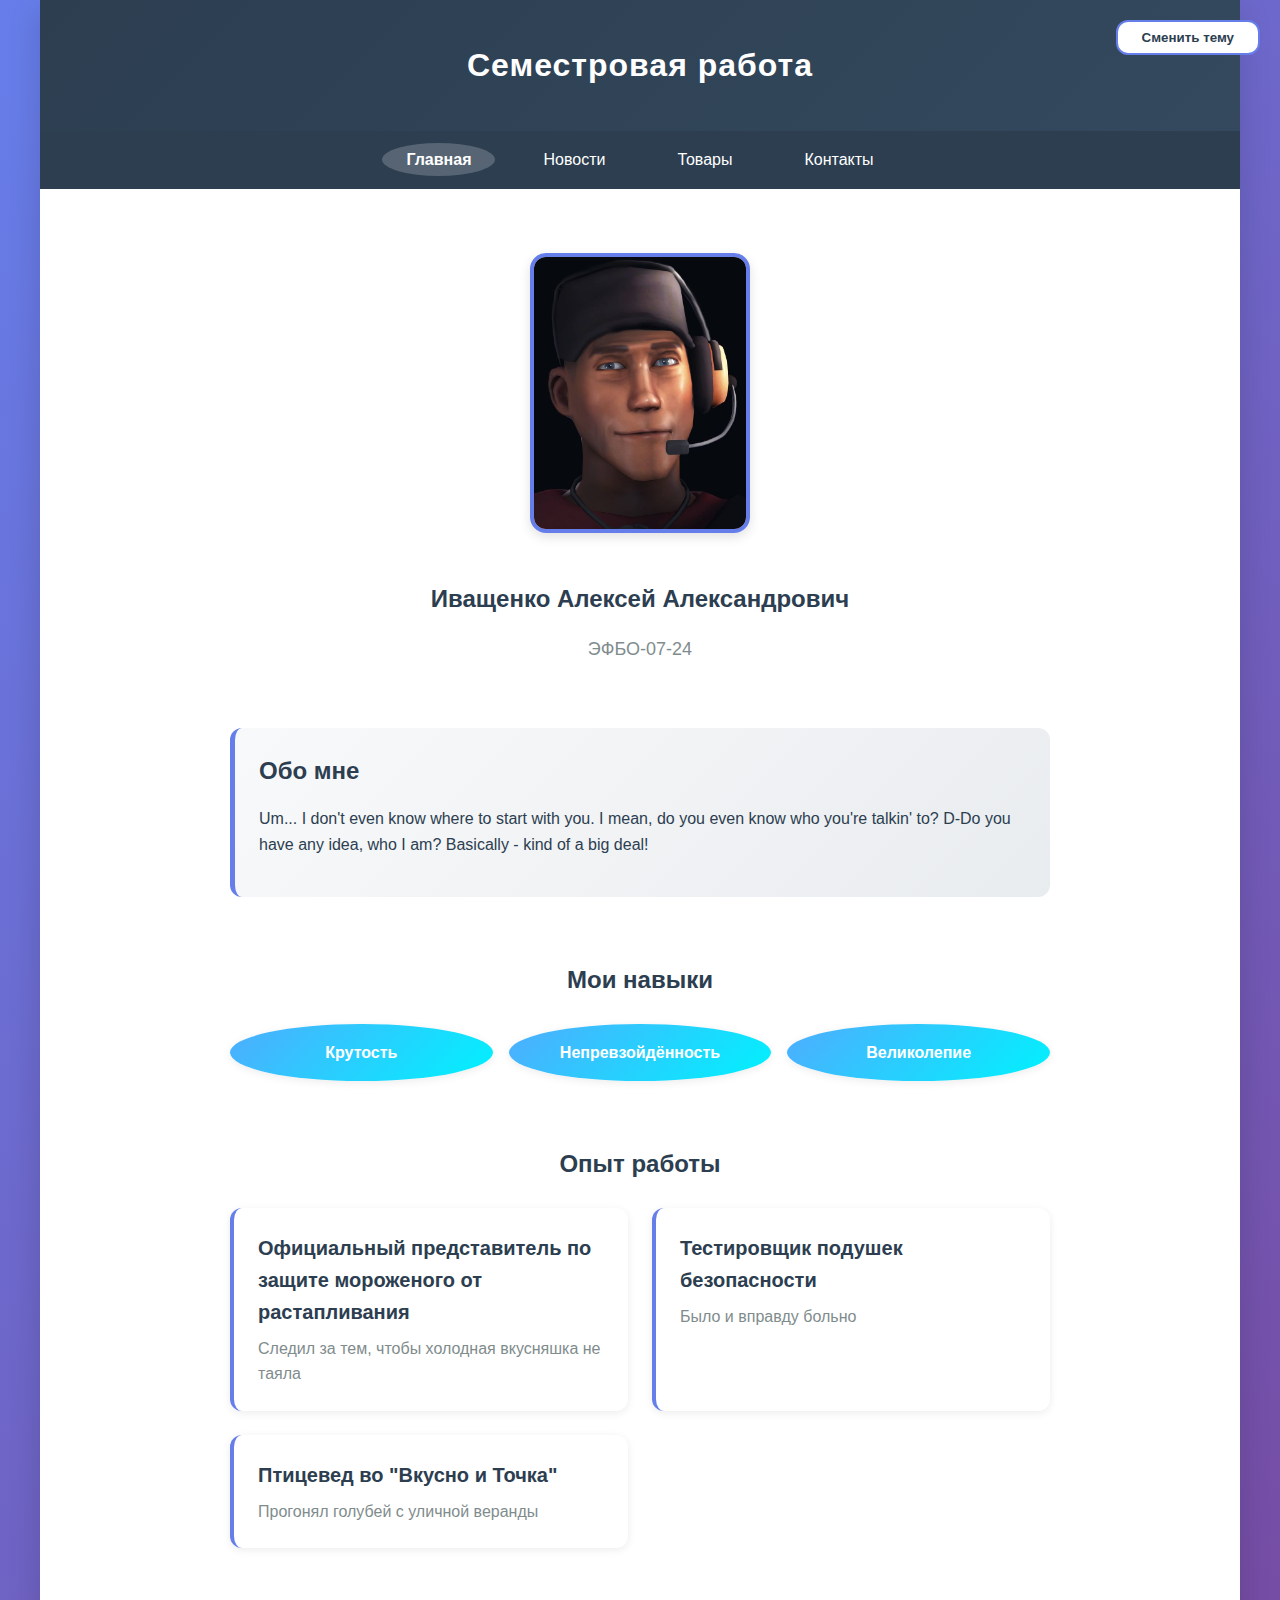
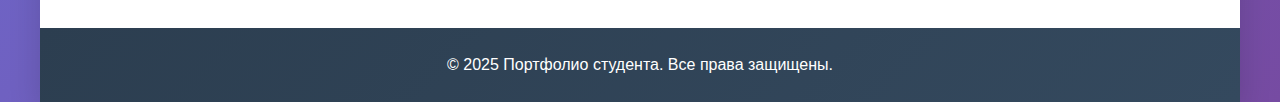
<file: index_v1.html>
<!DOCTYPE html>
<html lang="ru">
<head>
  <meta charset="UTF-8" />
  <meta name="viewport" content="width=device-width, initial-scale=1.0" />
  <title>Семестровая работа</title>
  <link rel="stylesheet" href="style/styles.css">
</head>
<body>
  <button class="theme-toggle" id="themeToggle">Сменить тему</button>

  <div class="page">
    <header class="header">
      <h1 class="header__title">Семестровая работа</h1>
    </header>

    <nav class="nav">
      <ul class="nav__list">
        <li class="nav__item nav__item--active">
          <a class="nav__link" href="index_v1.html">Главная</a>
        </li>
        <li class="nav__item">
          <a class="nav__link" href="pages/news_v1.html">Новости</a>
        </li>
        <li class="nav__item">
          <a class="nav__link" href="pages/goods_v1.html">Товары</a>
        </li>
        <li class="nav__item">
          <a class="nav__link" href="pages/contacts_v1.html">Контакты</a>
        </li>
      </ul>
    </nav>

    <main class="main">
      <!-- Profile -->
      <section class="profile">
        <img class="profile__photo" src="images/Scout.jpg" alt="Фото автора">
        <h2 class="profile__name">Иващенко Алексей Александрович</h2>
        <p class="profile__group">ЭФБО-07-24</p>
      </section>

      <!-- About -->
      <section class="about">
        <h2 class="about__title">Обо мне</h2>
        <p class="about__text">
          Um... I don't even know where to start with you. I mean, do you even know who you're talkin' to? D-Do you have any idea, who I am? Basically - kind of a big deal!
        </p>
      </section>

      <!-- Skills -->
      <section class="skills">
        <h2 class="skills__title">Мои навыки</h2>
        <div class="skills__list">
          <div class="skill">
            <div class="skill__label">
              <span>Крутость</span>
            </div>
            <div class="skill__bar">
            </div>
          </div>
          <div class="skill">
            <div class="skill__label">
              <span>Непревзойдённость</span>
            </div>
          </div>
          <div class="skill">
            <div class="skill__label">
              <span>Великолепие</span>
          </div>
        </div>
      </section>

      <!-- Experience -->
      <section class="experience">
        <h2 class="experience__title">Опыт работы</h2>
        <div class="experience__list">
          <article class="experience__item">
            <div>
              <h3 class="experience__item-title">Официальный представитель по защите мороженого от растапливания</h3>
              <p class="experience__item-desc">Следил за тем, чтобы холодная вкусняшка не таяла</p>
            </div>
          </article>
          <article class="experience__item">
            <div>
              <h3 class="experience__item-title">Тестировщик подушек безопасности</h3>
              <p class="experience__item-desc">Было и вправду больно</p>
            </div>
          </article>
          <article class="experience__item">
            <div>
              <h3 class="experience__item-title">Птицевед во "Вкусно и Точка"</h3>
              <p class="experience__item-desc">Прогонял голубей с уличной веранды</p>
            </div>
          </article>
        </div>
      </section>
    </main>

    <footer class="footer">
      <p class="footer__text">&copy; 2025 Портфолио студента. Все права защищены.</p>
    </footer>
  </div>

  <script>
    const toggle = document.getElementById('themeToggle');
    const KEY = 'theme';

    const prefersDark = window.matchMedia('(prefers-color-scheme: dark)').matches;
    const savedTheme = localStorage.getItem(KEY);
    if (savedTheme === 'dark' || (!savedTheme && prefersDark)) {
      document.body.classList.add('theme-dark');
      toggle.textContent = 'Светлая тема';
    }

    toggle.addEventListener('click', () => {
      const isDark = document.body.classList.toggle('theme-dark');
      localStorage.setItem(KEY, isDark ? 'dark' : 'light');
      toggle.textContent = isDark ? 'Светлая тема' : 'Тёмная тема';
    });
  </script>
</body>
</html>
</file>
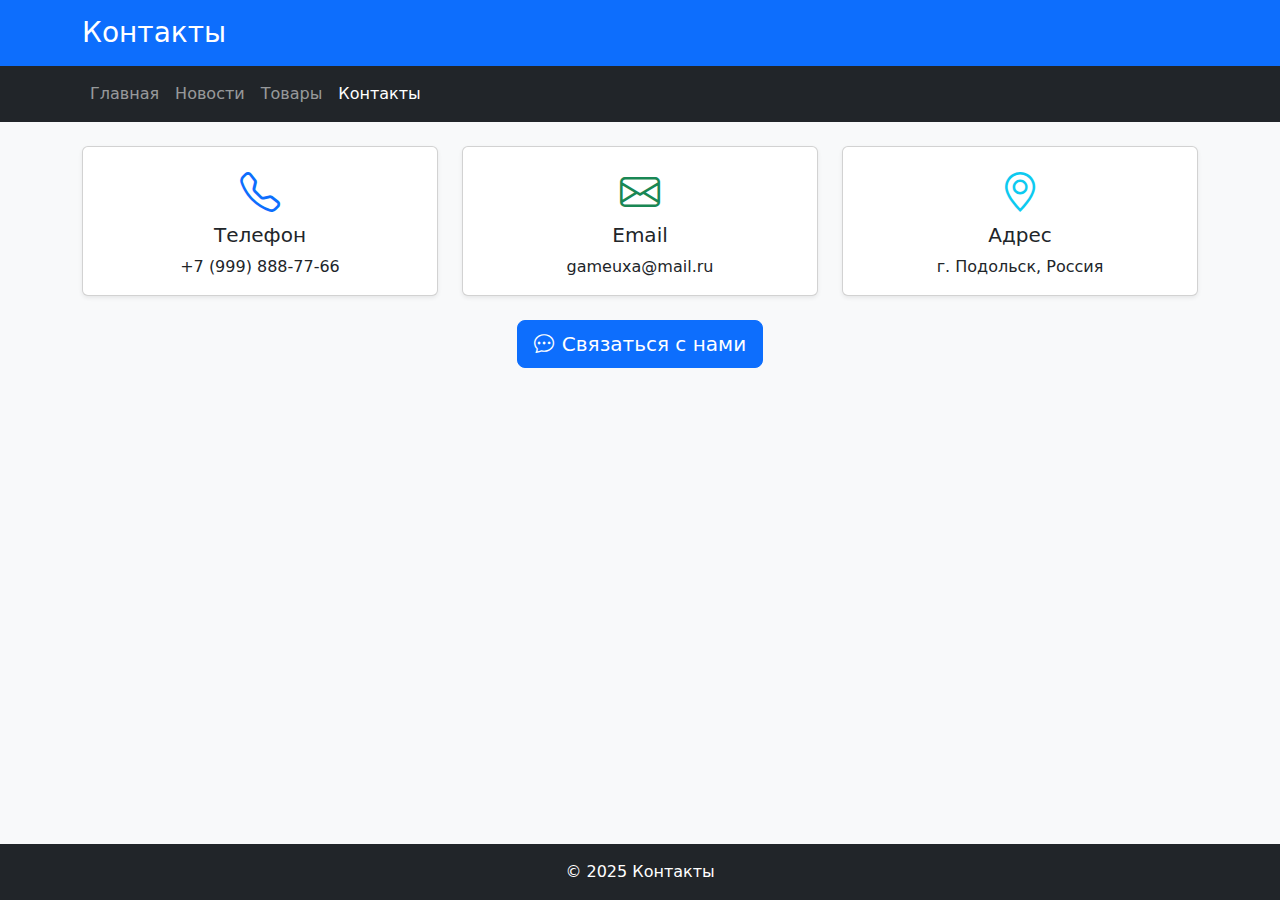
<file: pages/contacts.html>
<!DOCTYPE html>
<html lang="ru">
<head>
  <meta charset="UTF-8" />
  <meta name="viewport" content="width=device-width, initial-scale=1.0" />
  <title>Контакты</title>
  <link href="https://cdn.jsdelivr.net/npm/bootstrap@5.3.2/dist/css/bootstrap.min.css" rel="stylesheet">
  <link rel="stylesheet" href="https://cdn.jsdelivr.net/npm/bootstrap-icons@1.11.1/font/bootstrap-icons.css">

  <style>
    dialog::backdrop {
      background: rgba(0, 0, 0, 0.6);
      animation: fadeIn 0.3s ease;
    }

    dialog#contactModal {
      border: none;
      border-radius: 12px;
      padding: 0;
      box-shadow: 0 10px 30px rgba(0, 0, 0, 0.3);
      animation: slideIn 0.3s ease;
      max-width: 500px;
      width: 90vw;
      max-height: 90vh;
      overflow-y: auto;
    }

    .modal-header {
      background: linear-gradient(135deg, #0d6efd, #6c757d);
      color: white;
      padding: 1.5rem;
      border-radius: 12px 12px 0 0;
      margin: 0;
    }

    .modal-header h2 {
      margin: 0;
      font-size: 1.5rem;
    }

    .modal-content {
      padding: 2rem;
    }

    .form-group {
      margin-bottom: 1.5rem;
    }

    .form-group label {
      display: block;
      margin-bottom: 0.5rem;
      font-weight: 600;
      color: #212529;
    }

    .form-group input,
    .form-group select,
    .form-group textarea {
      width: 100%;
      padding: 0.75rem;
      border: 2px solid #e9ecef;
      border-radius: 6px;
      font-size: 1rem;
      transition: border-color 0.3s ease;
      box-sizing: border-box;
    }

    .form-group input:focus,
    .form-group select:focus,
    .form-group textarea:focus {
      outline: none;
      border-color: #0d6efd;
    }

    .form-group textarea {
      min-height: 100px;
      resize: vertical;
    }

    .modal-actions {
      display: flex;
      gap: 1rem;
      justify-content: flex-end;
      margin-top: 2rem;
    }

    @media (max-width: 600px) {
      .modal-actions {
        flex-direction: column;
      }
    }

    .btn-modal {
      padding: 0.75rem 1.5rem;
      border: none;
      border-radius: 6px;
      cursor: pointer;
      font-size: 1rem;
      font-weight: 600;
      transition: all 0.3s ease;
    }

    .btn-primary-modal {
      background: linear-gradient(135deg, #0d6efd, #6c757d);
      color: white;
    }

    .btn-primary-modal:hover {
      transform: translateY(-2px);
      box-shadow: 0 5px 15px rgba(13, 110, 253, 0.4);
    }

    .btn-secondary-modal {
      background: #f8f9fa;
      color: #212529;
      border: 2px solid #e9ecef;
    }

    .btn-secondary-modal:hover {
      background: #e9ecef;
    }

    .required {
      color: #dc3545;
    }

    @keyframes fadeIn {
      from { opacity: 0; }
      to { opacity: 1; }
    }

    @keyframes slideIn {
      from {
        opacity: 0;
        transform: translateY(-50px) scale(0.9);
      }
      to {
        opacity: 1;
        transform: translateY(0) scale(1);
      }
    }
  </style>
</head>
<body class="bg-light d-flex flex-column min-vh-100">

  <!-- Header -->
  <header class="bg-primary text-white py-3">
    <div class="container">
      <h1 class="h3 mb-0">Контакты</h1>
    </div>
  </header>

  <!-- Navigation -->
  <nav class="navbar navbar-expand-lg navbar-dark bg-dark">
    <div class="container">
      <button class="navbar-toggler" type="button" data-bs-toggle="collapse" data-bs-target="#navbarNav">
        <span class="navbar-toggler-icon"></span>
      </button>
      <div class="collapse navbar-collapse" id="navbarNav">
        <ul class="navbar-nav">
          <li class="nav-item"><a class="nav-link" href="../index.html">Главная</a></li>
          <li class="nav-item"><a class="nav-link" href="news.html">Новости</a></li>
          <li class="nav-item"><a class="nav-link" href="goods.html">Товары</a></li>
          <li class="nav-item"><a class="nav-link active" href="contacts.html">Контакты</a></li>
        </ul>
      </div>
    </div>
  </nav>

  <!-- Main Content -->
  <main class="container my-4 flex-grow-1">
    <div class="row g-4">
      <div class="col-md-4">
        <div class="card h-100 shadow-sm text-center">
          <div class="card-body">
            <i class="bi bi-telephone fs-1 text-primary mb-3"></i>
            <h5 class="card-title">Телефон</h5>
            <p class="card-text">+7 (999) 888-77-66</p>
          </div>
        </div>
      </div>
      <div class="col-md-4">
        <div class="card h-100 shadow-sm text-center">
          <div class="card-body">
            <i class="bi bi-envelope fs-1 text-success mb-3"></i>
            <h5 class="card-title">Email</h5>
            <p class="card-text">gameuxa@mail.ru</p>
          </div>
        </div>
      </div>
      <div class="col-md-4">
        <div class="card h-100 shadow-sm text-center">
          <div class="card-body">
            <i class="bi bi-geo-alt fs-1 text-info mb-3"></i>
            <h5 class="card-title">Адрес</h5>
            <p class="card-text">г. Подольск, Россия</p>
          </div>
        </div>
      </div>
    </div>

    <div class="row mt-4">
      <div class="col-12 text-center">
        <button class="btn btn-primary btn-lg" onclick="openContactModal()">
          <i class="bi bi-chat-dots me-2"></i>Связаться с нами
        </button>
      </div>
    </div>
  </main>

  <!-- Footer -->
  <footer class="bg-dark text-white py-3 mt-auto">
    <div class="container text-center">
      <p class="mb-0">&copy; 2025 Контакты</p>
    </div>
  </footer>

  <!-- Модальное окно -->
  <dialog id="contactModal">
    <div class="modal-header">
      <h2>Форма обратной связи</h2>
    </div>
    <div class="modal-content">
      <form id="feedbackForm">
        <div class="form-group">
          <label for="name">Имя<span class="required">*</span></label>
          <input type="text" id="name" name="name" required placeholder="Введите ваше имя">
        </div>
        <div class="form-group">
          <label for="phone">Телефон<span class="required">*</span></label>
          <input type="tel" id="phone" name="phone" required placeholder="+7 (XXX) XXX-XX-XX">
        </div>
        <div class="form-group">
          <label for="email">Email<span class="required">*</span></label>
          <input type="email" id="email" name="email" required placeholder="example@mail.ru">
        </div>
        <div class="form-group">
          <label for="category">Категория обращения<span class="required">*</span></label>
          <select id="category" name="category" required>
            <option value="">Выберите...</option>
            <option value="technical">Техподдержка</option>
            <option value="commercial">Коммерческое предложение</option>
            <option value="cooperation">Сотрудничество</option>
            <option value="complaint">Жалоба</option>
            <option value="suggestion">Предложение</option>
            <option value="other">Другое</option>
          </select>
        </div>
        <div class="form-group">
          <label for="message">Текст обращения<span class="required">*</span></label>
          <textarea id="message" name="message" required placeholder="Опишите ваш вопрос..."></textarea>
        </div>
        <div class="modal-actions">
          <button type="button" class="btn-modal btn-secondary-modal" onclick="contactModal.close()">Отмена</button>
          <button type="button" class="btn-modal btn-primary-modal" onclick="submitContactForm()">Отправить</button>
        </div>
      </form>
    </div>
  </dialog>

  <script>
    function openContactModal() {
      document.body.style.overflow = 'hidden';
      contactModal.showModal();
    }

    function submitContactForm() {
      const form = document.getElementById('feedbackForm');
      if (!form.checkValidity()) {
        form.reportValidity();
        return;
      }

      const data = {
        name: form.name.value,
        phone: form.phone.value,
        email: form.email.value,
        category: form.category.value,
        message: form.message.value
      };

      console.log('Обращение:', data);
      alert('Спасибо! Мы свяжемся с вами в ближайшее время.');

      contactModal.close();
      form.reset();
    }

    const modal = document.getElementById('contactModal');

    modal.addEventListener('click', (e) => {
      if (e.target === modal) modal.close();
    });

    modal.addEventListener('close', () => {
      document.body.style.overflow = '';
    });

    document.addEventListener('keypress', (e) => {
      if (e.key === 'Enter' && e.target.tagName !== 'TEXTAREA' && e.target.closest('#contactModal')) {
        e.preventDefault();
      }
    });
  </script>

  <script src="https://cdn.jsdelivr.net/npm/bootstrap@5.3.2/dist/js/bootstrap.bundle.min.js"></script>
</body>
</html>
</file>
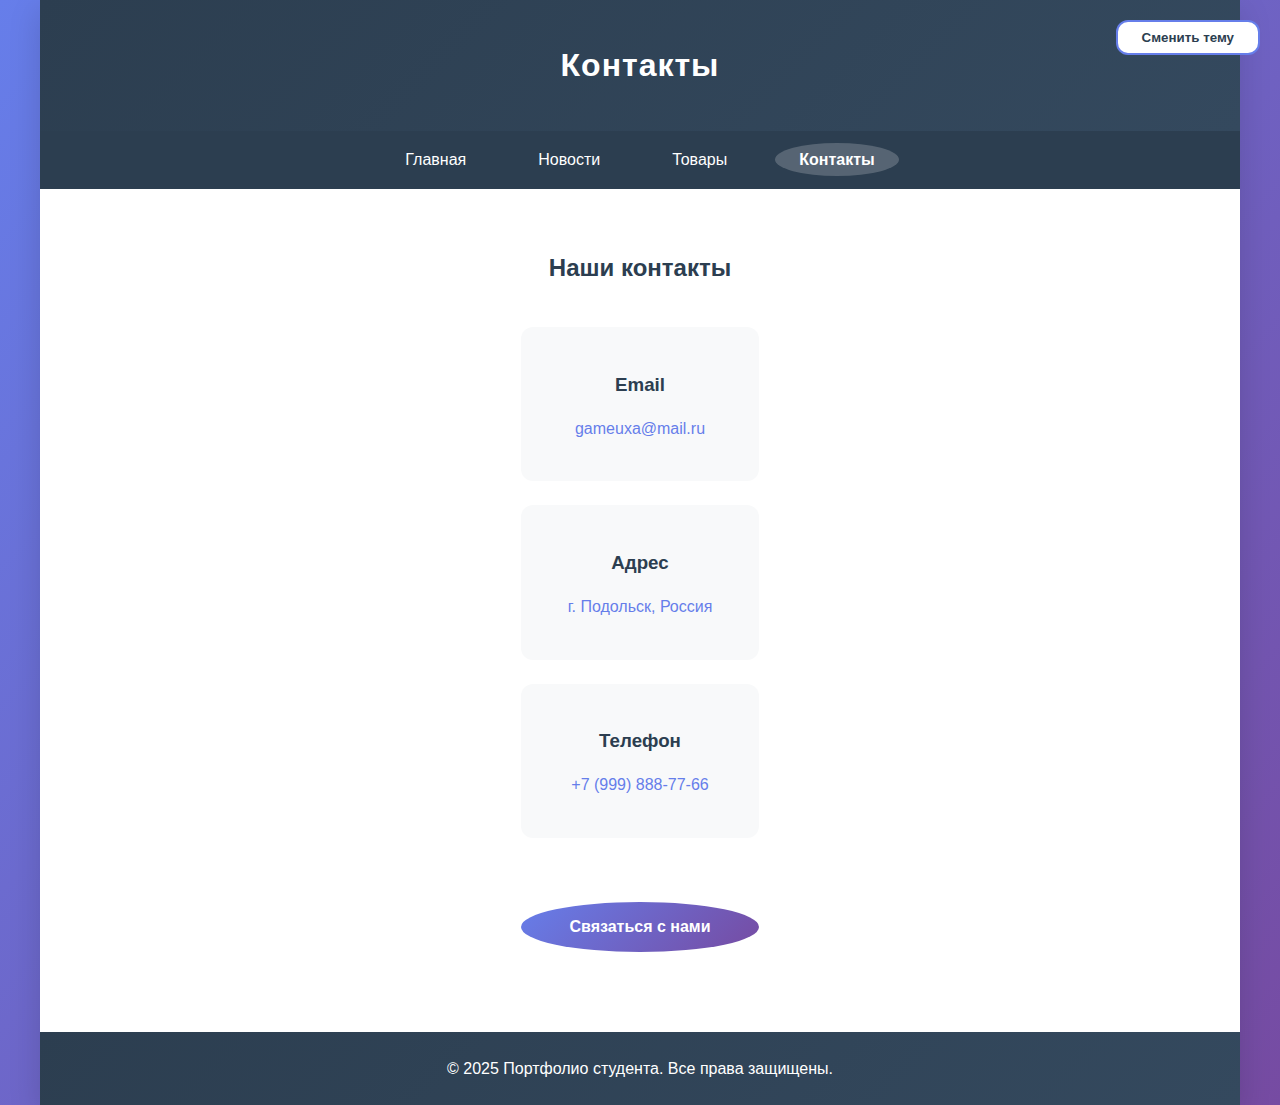
<file: pages/contacts_v1.html>
<!DOCTYPE html>
<html lang="ru">
<head>
  <meta charset="UTF-8" />
  <meta name="viewport" content="width=device-width, initial-scale=1.0" />
  <title>Контакты</title>
  <link rel="stylesheet" href="../style/styles.css">

  <!-- Стили модального окна -->
  <style>
    dialog::backdrop {
      background: rgba(0, 0, 0, 0.6);
      animation: fadeIn 0.3s ease;
    }

    dialog {
      border: none;
      border-radius: 12px;
      padding: 0;
      box-shadow: 0 10px 30px rgba(0, 0, 0, 0.3);
      animation: slideIn 0.3s ease;
      max-width: 500px;
      width: 90vw;
      max-height: 90vh;
      overflow-y: auto;
    }

    .modal-header {
      background: linear-gradient(135deg, #2c3e50, #34495e);
      color: white;
      padding: 1.5rem;
      border-radius: 12px 12px 0 0;
      margin: 0;
    }

    .modal-header h2 {
      margin: 0;
      color: white;
      font-size: 1.5rem;
    }

    .modal-content {
      padding: 2rem;
    }

    .form-group {
      margin-bottom: 1.5rem;
    }

    .form-group label {
      display: block;
      margin-bottom: 0.5rem;
      font-weight: 600;
      color: var(--color-fg);
    }

    .form-group input,
    .form-group select,
    .form-group textarea {
      width: 100%;
      padding: 0.75rem;
      border: 2px solid var(--color-bg-alt);
      border-radius: 6px;
      font-size: 1rem;
      transition: border-color 0.3s ease;
      box-sizing: border-box;
    }

    .form-group input:focus,
    .form-group select:focus,
    .form-group textarea:focus {
      outline: none;
      border-color: var(--color-primary);
    }

    .form-group textarea {
      min-height: 100px;
      resize: vertical;
    }

    .modal-actions {
      display: flex;
      gap: 1rem;
      justify-content: flex-end;
      margin-top: 2rem;
    }

    .btn {
      padding: 0.75rem 1.5rem;
      border: none;
      border-radius: 6px;
      cursor: pointer;
      font-size: 1rem;
      transition: all 0.3s ease;
      font-weight: 600;
    }

    .btn-primary {
      background: linear-gradient(135deg, var(--color-primary), var(--color-secondary));
      color: white;
    }

    .btn-primary:hover {
      transform: translateY(-2px);
      box-shadow: 0 5px 15px rgba(102, 126, 234, 0.4);
    }

    .btn-secondary {
      background: var(--color-bg-alt);
      color: var(--color-fg);
      border: 2px solid var(--color-bg);
    }

    .btn-secondary:hover {
      background: var(--color-bg);
    }

    .required {
      color: var(--color-accent);
    }

    @keyframes fadeIn {
      from { opacity: 0; }
      to { opacity: 1; }
    }

    @keyframes slideIn {
      from {
        opacity: 0;
        transform: translateY(-50px) scale(0.9);
      }
      to {
        opacity: 1;
        transform: translateY(0) scale(1);
      }
    }

    @media (max-width: 600px) {
      dialog {
        margin: 1rem;
        width: calc(100vw - 2rem);
      }

      .modal-actions {
        flex-direction: column;
      }

      .btn {
        width: 100%;
      }
    }
  </style>
</head>
<body>
  <button class="theme-toggle" id="themeToggle">Сменить тему</button>

  <div class="page">
    <header class="header">
      <h1 class="header__title">Контакты</h1>
    </header>

    <nav class="nav">
      <ul class="nav__list">
        <li class="nav__item"><a class="nav__link" href="../index_v1.html">Главная</a></li>
        <li class="nav__item"><a class="nav__link" href="news_v1.html">Новости</a></li>
        <li class="nav__item"><a class="nav__link" href="goods_v1.html">Товары</a></li>
        <li class="nav__item nav__item--active"><a class="nav__link" href="contacts_v1.html">Контакты</a></li>
      </ul>
    </nav>

    <main class="main">
      <section class="contacts">
        <h2 class="contacts__title">Наши контакты</h2>
        <div class="contacts__grid">
          <div class="contact-item">
            <h3 class="contact-item__label">Email</h3>
            <p class="contact-item__value">gameuxa@mail.ru</p>
          </div>
          <div class="contact-item">
            <h3 class="contact-item__label">Адрес</h3>
            <p class="contact-item__value">г. Подольск, Россия</p>
          </div>
          <div class="contact-item">
            <h3 class="contact-item__label">Телефон</h3>
            <p class="contact-item__value">+7 (999) 888-77-66</p>
          </div>
        </div>
        <button class="contact-button" onclick="contactModal.showModal()">Связаться с нами</button>
      </section>
    </main>

    <footer class="footer">
      <p class="footer__text">&copy; 2025 Портфолио студента. Все права защищены.</p>
    </footer>
  </div>

  <!-- Модальное окно -->
  <dialog id="contactModal">
    <div class="modal-header">
      <h2>Форма обратной связи</h2>
    </div>
    <div class="modal-content">
      <form id="feedbackForm">
        <div class="form-group">
          <label for="name">Имя<span class="required">*</span></label>
          <input type="text" id="name" name="name" required placeholder="Введите ваше имя">
        </div>
        <div class="form-group">
          <label for="phone">Телефон<span class="required">*</span></label>
          <input type="tel" id="phone" name="phone" required placeholder="+7 (XXX) XXX-XX-XX">
        </div>
        <div class="form-group">
          <label for="email">Электронная почта<span class="required">*</span></label>
          <input type="email" id="email" name="email" required placeholder="example@mail.ru">
        </div>
        <div class="form-group">
          <label for="category">Категория обращения<span class="required">*</span></label>
          <select id="category" name="category" required>
            <option value="">Выберите категорию</option>
            <option value="technical">Техническая поддержка</option>
            <option value="commercial">Коммерческое предложение</option>
            <option value="cooperation">Сотрудничество</option>
            <option value="complaint">Жалоба</option>
            <option value="suggestion">Предложение</option>
            <option value="other">Другое</option>
          </select>
        </div>
        <div class="form-group">
          <label for="message">Текст обращения<span class="required">*</span></label>
          <textarea id="message" name="message" required placeholder="Опишите вашу проблему или вопрос..."></textarea>
        </div>
        <div class="modal-actions">
          <button type="button" class="btn btn-secondary" onclick="contactModal.close()">Отмена</button>
          <button type="button" class="btn btn-primary" onclick="submitForm()">Отправить</button>
        </div>
      </form>
    </div>
  </dialog>

  <script>
    function submitForm() {
      const form = document.getElementById('feedbackForm');
      if (!form.checkValidity()) {
        form.reportValidity();
        return;
      }

      const formData = new FormData(form);
      const data = {
        name: formData.get('name'),
        phone: formData.get('phone'),
        email: formData.get('email'),
        category: formData.get('category'),
        message: formData.get('message')
      };

      console.log('Данные формы:', data);
      alert('Спасибо! Ваше обращение отправлено. Мы свяжемся с вами в ближайшее время.');

      contactModal.close();
      form.reset();
    }

    // Закрытие по клику на подложку
    document.getElementById('contactModal').addEventListener('click', function (e) {
      if (e.target === this) this.close();
    });

    // Предотвращение отправки формы по Enter вне textarea
    document.getElementById('feedbackForm').addEventListener('keypress', function (e) {
      if (e.key === 'Enter' && e.target.tagName !== 'TEXTAREA') {
        e.preventDefault();
      }
    });

    // ========== Тема ==========
    const toggle = document.getElementById('themeToggle');
    const KEY = 'theme';
    const prefersDark = window.matchMedia('(prefers-color-scheme: dark)').matches;
    const savedTheme = localStorage.getItem(KEY);
    if (savedTheme === 'dark' || (!savedTheme && prefersDark)) {
      document.body.classList.add('theme-dark');
      toggle.textContent = 'Светлая тема';
    }
    toggle.addEventListener('click', () => {
      const isDark = document.body.classList.toggle('theme-dark');
      localStorage.setItem(KEY, isDark ? 'dark' : 'light');
      toggle.textContent = isDark ? 'Светлая тема' : 'Тёмная тема';
    });
  </script>
</body>
</html>
</file>
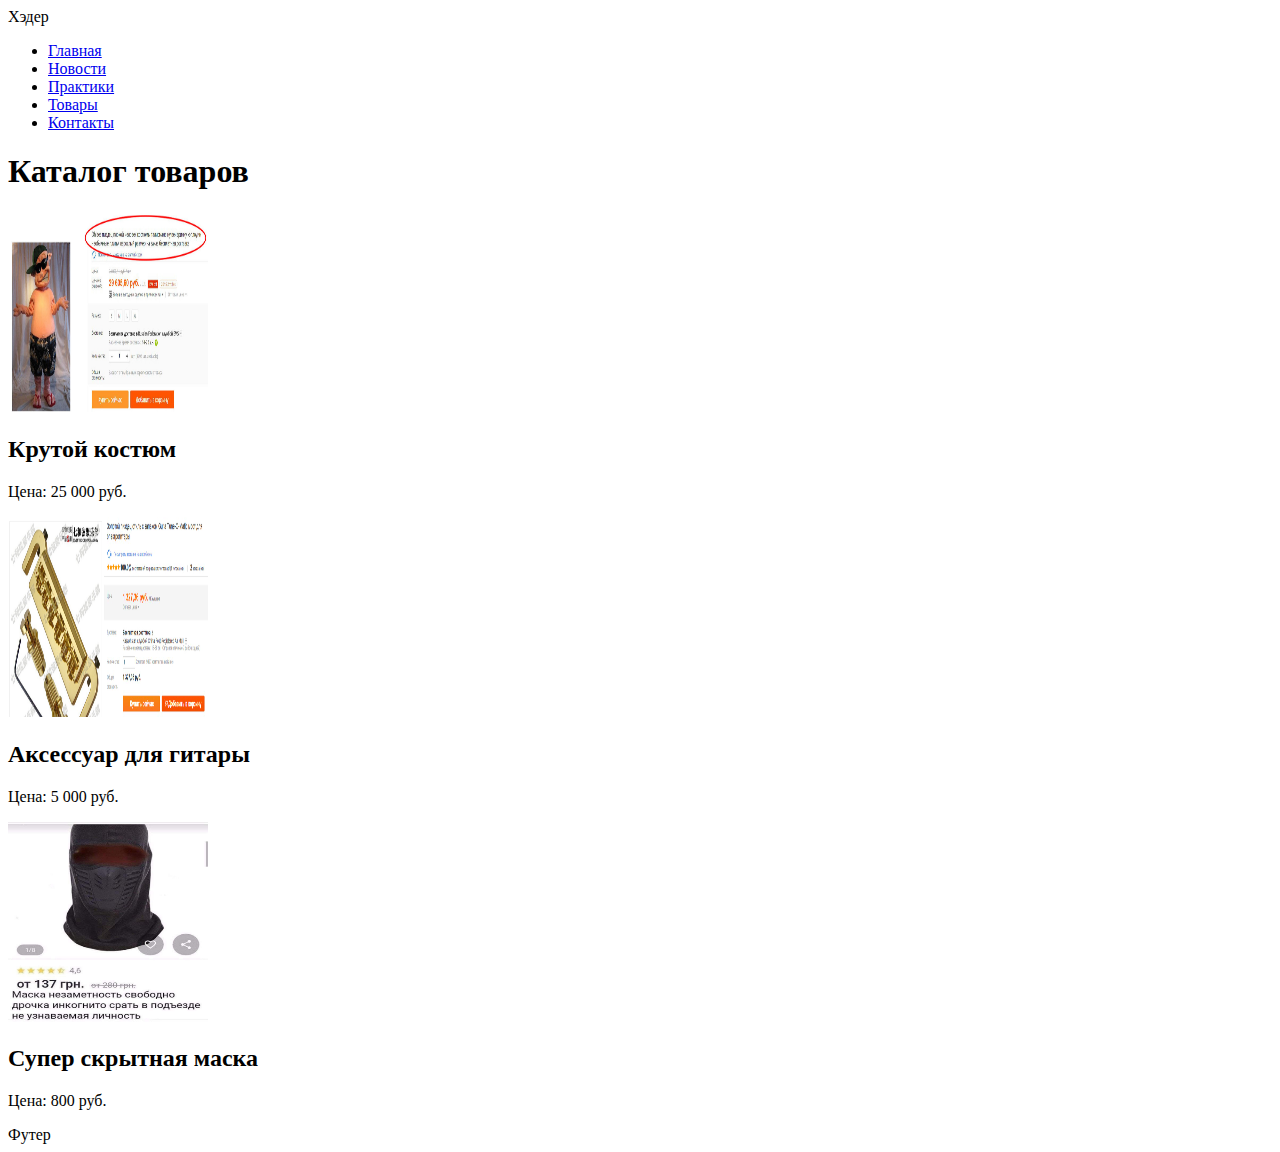
<file: pages/goods.html>
<!DOCTYPE html>
<html lang="ru">
<head>
  <meta charset="UTF-8" />
  <meta name="viewport" content="width=device-width, initial-scale=1.0" />
  <title>Товары</title>
</head>
<body>
  <header>Хэдер</header>

  <nav>
    <ul>
      <li><a href="../index.html">Главная</a></li>
      <li><a href="news.html">Новости</a></li>
      <li><a href="practices.html">Практики</a></li>
      <li><a href="goods.html">Товары</a></li>
      <li><a href="contacts.html">Контакты</a></li>
    </ul>
  </nav>

  <main>
    <h1>Каталог товаров</h1>

    <article class="product">
      <img src="../images/BadGuy.jpg" alt="Крутой костюм" width="200" height="200" />
      <h2>Крутой костюм</h2>
      <p>Цена: 25 000 руб.</p>
    </article>

    <article class="product">
      <img src="../images/GoldenPizdec.jpg" alt="Аксессуар для гитары" width="200" height="200" />
      <h2>Аксессуар для гитары</h2>
      <p>Цена: 5 000 руб.</p>
    </article>

    <article class="product">
      <img src="../images/Incognito.jpg" alt="Супер скрытная маска" width="200" height="200" />
      <h2>Супер скрытная маска</h2>
      <p>Цена: 800 руб.</p>
    </article>
  </main>

  <footer>Футер</footer>
</body>
</html>
</file>
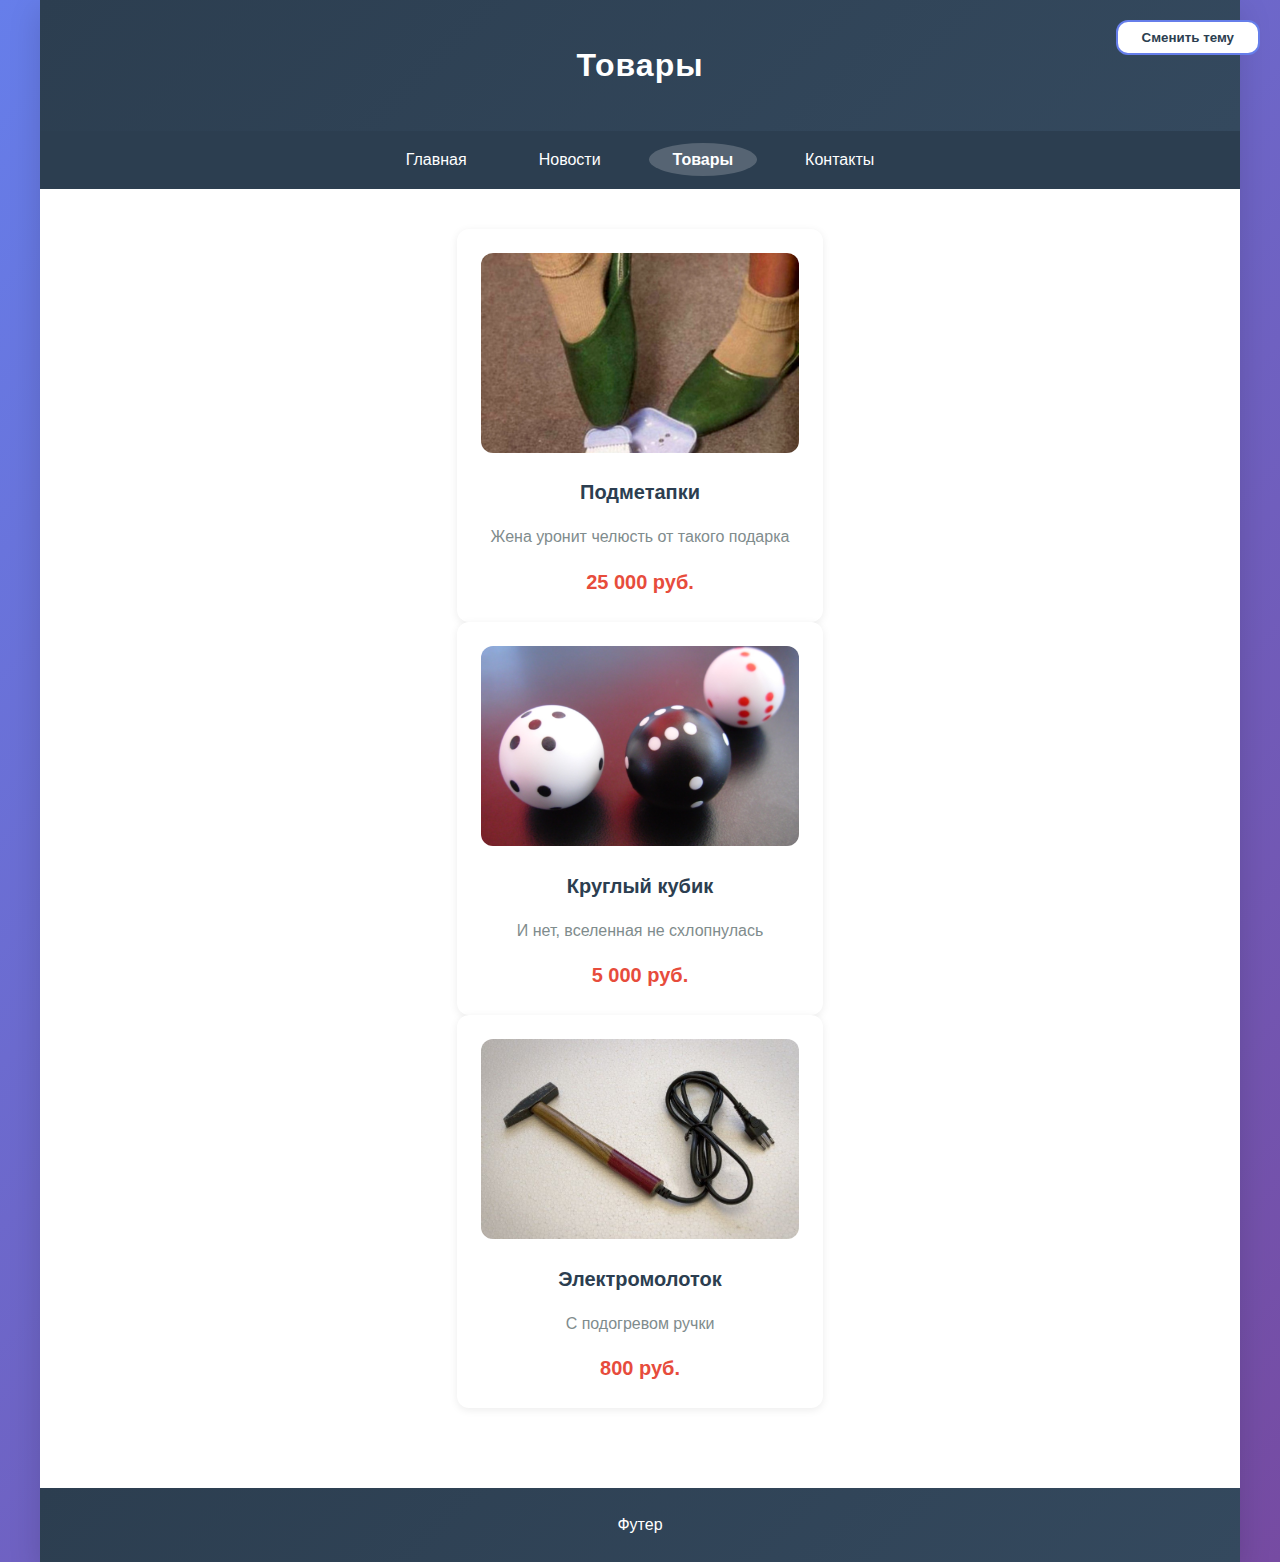
<file: pages/goods_v1.html>
<!DOCTYPE html>
<html lang="ru">
<head>
  <meta charset="UTF-8" />
  <meta name="viewport" content="width=device-width, initial-scale=1.0" />
  <title>Товары</title>
  <link rel="stylesheet" href="../style/styles.css">
</head>
<body>
  <!-- Добавлена кнопка смены темы -->
  <button class="theme-toggle" id="themeToggle">Сменить тему</button>

  <div class="page">
    <header class="header">
      <h1 class="header__title">Товары</h1>
    </header>

    <nav class="nav">
      <ul class="nav__list">
        <li class="nav__item"><a class="nav__link" href="../index_v1.html">Главная</a></li>
        <li class="nav__item"><a class="nav__link" href="news_v1.html">Новости</a></li>
        <li class="nav__item nav__item--active"><a class="nav__link" href="goods_v1.html">Товары</a></li>
        <li class="nav__item"><a class="nav__link" href="contacts_v1.html">Контакты</a></li>
      </ul>
    </nav>

    <main class="main">
      <div class="products__grid">
        <article class="card card--product">
          <img class="card__image" src="../images/Podmetapki.png" alt="Подметапки">
          <h2 class="card__title">Подметапки</h2>
          <p class="card__text">Жена уронит челюсть от такого подарка</p>
          <p class="card__price">25 000 руб.</p>
        </article>
        <article class="card card--product">
          <img class="card__image" src="../images/KrugliKubik.jpg" alt="Круглый кубик">
          <h2 class="card__title">Круглый кубик</h2>
          <p class="card__text">И нет, вселенная не схлопнулась</p>
          <p class="card__price">5 000 руб.</p>
        </article>
        <article class="card card--product">
          <img class="card__image" src="../images/Molotochek.jpg" alt="Электромолоток">
          <h2 class="card__title">Электромолоток</h2>
          <p class="card__text">С подогревом ручки</p>
          <p class="card__price">800 руб.</p>
        </article>
      </div>
    </main>

    <footer class="footer">
      <p class="footer__text">Футер</p>
    </footer>
        
  </div>

  <!-- Добавлен скрипт для переключения темы -->
  <script>
    const toggle = document.getElementById('themeToggle');
    const KEY = 'theme';

    // Проверка сохранённой темы или системной
    const prefersDark = window.matchMedia('(prefers-color-scheme: dark)').matches;
    const savedTheme = localStorage.getItem(KEY);
    if (savedTheme === 'dark' || (!savedTheme && prefersDark)) {
      document.body.classList.add('theme-dark');
      toggle.textContent = 'Светлая тема';
    }

    // Переключение темы
    toggle.addEventListener('click', () => {
      const isDark = document.body.classList.toggle('theme-dark');
      localStorage.setItem(KEY, isDark ? 'dark' : 'light');
      toggle.textContent = isDark ? 'Светлая тема' : 'Тёмная тема';
    });
  </script>
</body>
</html>
</file>
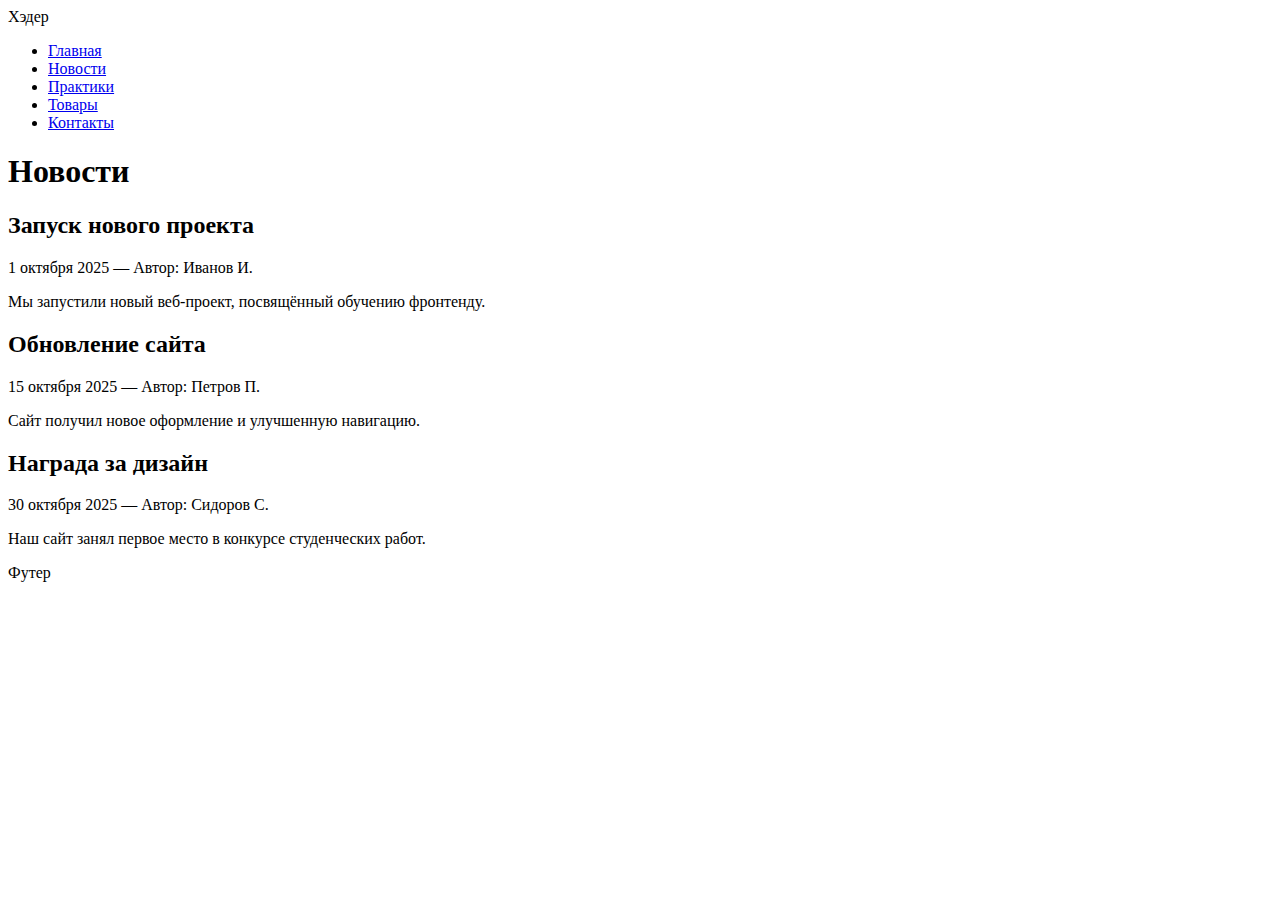
<file: pages/news.html>
<!DOCTYPE html>
<html lang="ru">
<head>
  <meta charset="UTF-8" />
  <meta name="viewport" content="width=device-width, initial-scale=1.0" />
  <title>Новости</title>
</head>
<body>
  <header>Хэдер</header>

  <nav>
    <ul>
      <li><a href="../index.html">Главная</a></li>
      <li><a href="news.html">Новости</a></li>
      <li><a href="practices.html">Практики</a></li>
      <li><a href="goods.html">Товары</a></li>
      <li><a href="contacts.html">Контакты</a></li>
    </ul>
  </nav>

  <main>
    <h1>Новости</h1>

    <article>
      <h2>Запуск нового проекта</h2>
      <p><time datetime="2025-10-01">1 октября 2025</time> — Автор: Иванов И.</p>
      <p>Мы запустили новый веб-проект, посвящённый обучению фронтенду.</p>
    </article>

    <article>
      <h2>Обновление сайта</h2>
      <p><time datetime="2025-10-15">15 октября 2025</time> — Автор: Петров П.</p>
      <p>Сайт получил новое оформление и улучшенную навигацию.</p>
    </article>

    <article>
      <h2>Награда за дизайн</h2>
      <p><time datetime="2025-10-30">30 октября 2025</time> — Автор: Сидоров С.</p>
      <p>Наш сайт занял первое место в конкурсе студенческих работ.</p>
    </article>
  </main>

  <footer>Футер</footer>
</body>
</html>
</file>
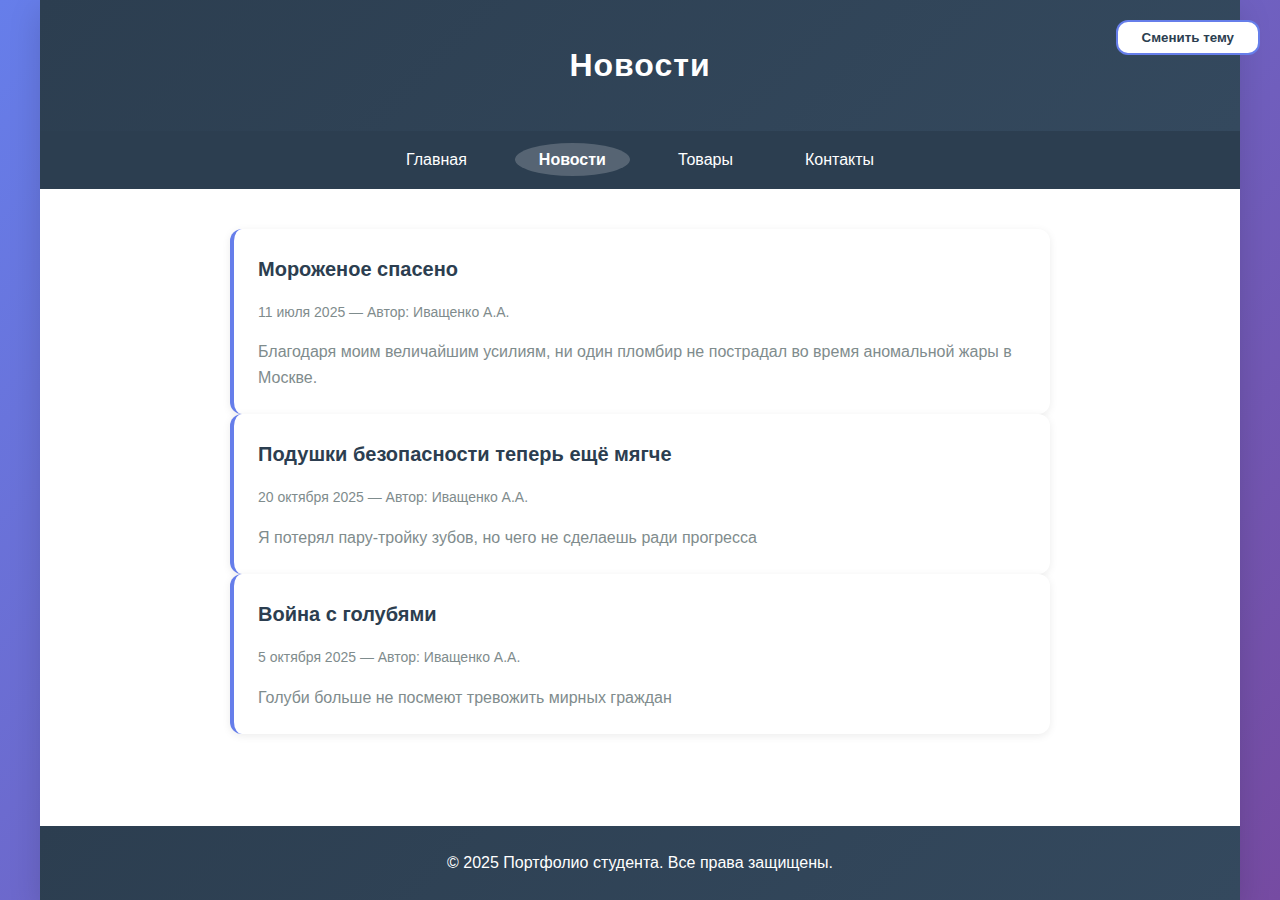
<file: pages/news_v1.html>
<!DOCTYPE html>
<html lang="ru">
<head>
  <meta charset="UTF-8" />
  <meta name="viewport" content="width=device-width, initial-scale=1.0" />
  <title>Новости</title>
  <link rel="stylesheet" href="../style/styles.css">
</head>
<body>
  <button class="theme-toggle" id="themeToggle">Сменить тему</button>

  <div class="page">
    <header class="header">
      <h1 class="header__title">Новости</h1>
    </header>

    <nav class="nav">
      <ul class="nav__list">
        <li class="nav__item"><a class="nav__link" href="../index_v1.html">Главная</a></li>
        <li class="nav__item nav__item--active"><a class="nav__link" href="news_v1.html">Новости</a></li>
        <li class="nav__item"><a class="nav__link" href="goods_v1.html">Товары</a></li>
        <li class="nav__item"><a class="nav__link" href="contacts_v1.html">Контакты</a></li>
      </ul>
    </nav>

    <main class="main">
      <div class="news__list">
        <article class="card card--news">
          <h2 class="card__title">Мороженое спасено</h2>
          <p class="card__meta">
            <time datetime="2025-11-01">11 июля 2025</time> — Автор: Иващенко А.А.
          </p>
          <p class="card__text">
            Благодаря моим величайшим усилиям, ни один пломбир не пострадал во время аномальной жары в Москве.
          </p>
        </article>

        <article class="card card--news">
          <h2 class="card__title">Подушки безопасности теперь ещё мягче</h2>
          <p class="card__meta">
            <time datetime="2025-10-20">20 октября 2025</time> — Автор: Иващенко А.А.
          </p>
          <p class="card__text">
            Я потерял пару-тройку зубов, но чего не сделаешь ради прогресса
          </p>
        </article>

        <article class="card card--news">
          <h2 class="card__title">Война с голубями</h2>
          <p class="card__meta">
            <time datetime="2025-10-05">5 октября 2025</time> — Автор: Иващенко А.А.
          </p>
          <p class="card__text">
            Голуби больше не посмеют тревожить мирных граждан
          </p>
        </article>
      </div>
    </main>

    <footer class="footer">
      <p class="footer__text">&copy; 2025 Портфолио студента. Все права защищены.</p>
    </footer>

    <script>
      const toggle = document.getElementById('themeToggle');
      const KEY = 'theme';

      const prefersDark = window.matchMedia('(prefers-color-scheme: dark)').matches;
      const savedTheme = localStorage.getItem(KEY);
      if (savedTheme === 'dark' || (!savedTheme && prefersDark)) {
        document.body.classList.add('theme-dark');
        toggle.textContent = 'Светлая тема';
      }

      toggle.addEventListener('click', () => {
        const isDark = document.body.classList.toggle('theme-dark');
        localStorage.setItem(KEY, isDark ? 'dark' : 'light');
        toggle.textContent = isDark ? 'Светлая тема' : 'Тёмная тема';
      });
    </script>
  </div>
</body>
</html>
</file>
<file: style/styles.css>
/* ===== CSS ПЕРЕМЕННЫЕ (ДИЗАЙН-ТОКЕНЫ) ===== */
:root {
  /* Цвета */
  --color-bg: #ffffff;
  --color-bg-alt: #f8f9fa;
  --color-fg: #2c3e50;
  --color-muted: #7f8c8d;
  --color-primary: #667eea;
  --color-secondary: #764ba2;
  --color-accent: #e74c3c;
  --color-success: #2ecc71;

  /* Типографика */
  --font-main: 'Segoe UI', Tahoma, Geneva, Verdana, sans-serif;
  --font-size-base: 16px;
  --font-size-h1: 2rem;
  --font-size-h2: 1.5rem;
  --font-size-h3: 1.25rem;

  /* Отступы */
  --space-xs: 8px;
  --space-sm: 16px;
  --space-md: 24px;
  --space-lg: 40px;
  --space-xl: 64px;

  /* Геометрия */
  --radius-sm: 6px;
  --radius-md: 12px;
  --radius-lg: 16px;
  --radius-full: 50%;

  /* Тени */
  --shadow-sm: 0 2px 8px rgba(0, 0, 0, 0.08);
  --shadow-md: 0 4px 12px rgba(0, 0, 0, 0.12);
  --shadow-lg: 0 10px 30px rgba(0, 0, 0, 0.15);

  /* Переходы */
  --transition: all 0.3s ease;
}

/* Тёмная тема */
body.theme-dark {
  --color-bg: #1a1a1a;
  --color-bg-alt: #252525;
  --color-fg: #f5f5f5;
  --color-muted: #b0b0b0;
  --color-primary: #8a9bff;
  --color-secondary: #a070e0;
}

/* ===== БАЗОВЫЕ СТИЛИ ===== */
* {
  box-sizing: border-box;
}

body {
  font-family: var(--font-main);
  font-size: var(--font-size-base);
  line-height: 1.6;
  color: var(--color-fg);
  background: linear-gradient(135deg, var(--color-primary), var(--color-secondary));
  margin: 0;
  padding: 0;
  min-height: 100vh;
}

.page {
  max-width: 1200px;
  margin: 0 auto;
  background: var(--color-bg);
  min-height: 100vh;
  box-shadow: var(--shadow-lg);
  display: grid;
  grid-template-rows: auto auto 1fr auto;
  grid-template-areas:
    "header"
    "nav"
    "main"
    "footer";
}

/* ===== ШАПКА ===== */
.header {
  grid-area: header;
  background: linear-gradient(135deg, #2c3e50, #34495e);
  color: white;
  text-align: center;
  padding: var(--space-lg);
}

.header__title {
  font-size: var(--font-size-h1);
  margin: 0;
  letter-spacing: 1px;
}

/* ===== НАВИГАЦИЯ ===== */
.nav {
  grid-area: nav;
  background: #2c3e50;
  padding: var(--space-sm) 0;
}

.nav__list {
  list-style: none;
  margin: 0;
  padding: 0;
  display: flex;
  justify-content: center;
  gap: var(--space-md);
}

.nav__item {
  margin: 0;
}

.nav__link {
  color: white;
  text-decoration: none;
  padding: var(--space-xs) var(--space-md);
  border-radius: var(--radius-full);
  transition: var(--transition);
  font-weight: 500;
}

.nav__link:hover {
  background: rgba(255, 255, 255, 0.1);
  transform: translateY(-2px);
}

.nav__item--active .nav__link {
  background: rgba(255, 255, 255, 0.2);
  font-weight: bold;
}

/* ===== ОСНОВНОЙ КОНТЕНТ ===== */
.main {
  grid-area: main;
  padding: var(--space-lg);
  max-width: 900px;
  margin: 0 auto;
}

/* ===== ПРОФИЛЬ ===== */
.profile {
  text-align: center;
  margin-bottom: var(--space-xl);
}

.profile__photo {
  width: 220px;
  height: 280px;
  border-radius: var(--radius-lg);
  object-fit: cover;
  margin: var(--space-md) auto;
  border: 4px solid var(--color-primary);
  box-shadow: var(--shadow-md);
}

.profile__name {
  font-size: var(--font-size-h2);
  color: var(--color-fg);
  margin: var(--space-sm) 0;
  font-weight: 600;
}

.profile__group {
  font-size: 1.125rem;
  color: var(--color-muted);
  margin: 0;
}

/* ===== ОБО МНЕ ===== */
.about {
  background: linear-gradient(135deg, var(--color-bg-alt), #e9ecef);
  padding: var(--space-md);
  border-radius: var(--radius-md);
  margin: var(--space-lg) 0;
  border-left: 5px solid var(--color-primary);
}

.about__title {
  font-size: var(--font-size-h2);
  margin: 0 0 var(--space-sm) 0;
  color: var(--color-fg);
}

/* ===== НАВЫКИ ===== */
.skills {
  margin: var(--space-xl) 0;
}

.skills__title {
  font-size: var(--font-size-h2);
  text-align: center;
  margin-bottom: var(--space-md);
  color: var(--color-fg);
}

.skills__list {
  display: grid;
  grid-template-columns: repeat(auto-fit, minmax(150px, 1fr));
  gap: var(--space-sm);
}

.skill {
  background: linear-gradient(135deg, #4facfe, #00f2fe);
  color: white;
  padding: var(--space-sm);
  border-radius: var(--radius-full);
  font-weight: 600;
  text-align: center;
  transition: var(--transition);
  box-shadow: var(--shadow-sm);
}

.skill:hover {
  transform: translateY(-3px);
  box-shadow: var(--shadow-md);
}

/* ===== ОПЫТ РАБОТЫ ===== */
.experience {
  margin-top: var(--space-xl);
}

.experience__title {
  font-size: var(--font-size-h2);
  text-align: center;
  margin-bottom: var(--space-md);
  color: var(--color-fg);
}

.experience__list {
  display: grid;
  grid-template-columns: repeat(auto-fit, minmax(300px, 1fr));
  gap: var(--space-md);
}

.experience__item {
  background: var(--color-bg);
  padding: var(--space-md);
  border-radius: var(--radius-md);
  box-shadow: var(--shadow-sm);
  border-left: 4px solid var(--color-primary);
  transition: var(--transition);
}

.experience__item:hover {
  transform: translateX(5px);
  box-shadow: var(--shadow-md);
}

.experience__item-title {
  font-size: var(--font-size-h3);
  margin: 0 0 var(--space-xs) 0;
  color: var(--color-fg);
  font-weight: 600;
}

.experience__item-desc {
  color: var(--color-muted);
  margin: 0;
  line-height: 1.6;
}

/* ===== УНИВЕРСАЛЬНАЯ КАРТОЧКА ===== */
.card {
  background: var(--color-bg);
  border-radius: var(--radius-md);
  padding: var(--space-md);
  box-shadow: var(--shadow-sm);
  transition: var(--transition);
}

.card:hover {
  transform: translateY(-5px);
  box-shadow: var(--shadow-md);
}

.card--news {
  border-left: 4px solid var(--color-primary);
}

.card--product {
  text-align: center;
}

.card__title {
  font-size: var(--font-size-h3);
  margin: 0 0 var(--space-sm) 0;
  color: var(--color-fg);
}

.card__text {
  color: var(--color-muted);
  margin: 0;
  line-height: 1.6;
}

.card__meta {
  color: var(--color-muted);
  font-size: 0.875rem;
  margin: 0 0 var(--space-sm) 0;
}

.card__image {
  width: 100%;
  height: 200px;
  object-fit: cover;
  border-radius: var(--radius-md);
  margin-bottom: var(--space-sm);
}

.card__price {
  font-size: 1.25rem;
  color: var(--color-accent);
  font-weight: bold;
  margin: var(--space-sm) 0 0 0;
}

/* ===== КОНТАКТЫ ===== */
.contacts {
  text-align: center;
}

.contacts__title {
  font-size: var(--font-size-h2);
  margin-bottom: var(--space-md);
  color: var(--color-fg);
}

.contacts__grid {
  display: grid;
  grid-template-columns: repeat(auto-fit, minmax(200px, 1fr));
  gap: var(--space-md);
  margin: var(--space-lg) 0;
}

.contact-item {
  background: var(--color-bg-alt);
  padding: var(--space-md);
  border-radius: var(--radius-md);
}

.contact-item__label {
  font-weight: 600;
  color: var(--color-fg);
  margin-bottom: var(--space-xs);
}

.contact-item__value {
  color: var(--color-primary);
}

.contact-button {
  background: linear-gradient(135deg, var(--color-primary), var(--color-secondary));
  color: white;
  border: none;
  padding: var(--space-sm) calc(var(--space-md) * 2);
  font-size: 1rem;
  border-radius: var(--radius-full);
  cursor: pointer;
  font-weight: 600;
  transition: var(--transition);
  margin-top: var(--space-md);
}

.contact-button:hover {
  transform: translateY(-2px);
  box-shadow: var(--shadow-md);
}

/* ===== ФУТЕР ===== */
.footer {
  grid-area: footer;
  background: linear-gradient(135deg, #2c3e50, #34495e);
  color: white;
  text-align: center;
  padding: var(--space-md);
  margin-top: var(--space-lg);
}

.footer__text {
  margin: 0;
}

/* ===== ПЕРЕКЛЮЧАТЕЛЬ ТЕМЫ ===== */
.theme-toggle {
  position: fixed;
  top: 20px;
  right: 20px;
  background: var(--color-bg);
  color: var(--color-fg);
  border: 2px solid var(--color-primary);
  padding: var(--space-xs) var(--space-md);
  border-radius: var(--radius-md);
  cursor: pointer;
  font-weight: 600;
  z-index: 1000;
  transition: var(--transition);
}

.theme-toggle:hover {
  background: var(--color-primary);
  color: white;
}

/* ===== АДАПТИВНОСТЬ ===== */
@media (max-width: 768px) {
  .nav__list {
    flex-direction: column;
    gap: var(--space-xs);
  }

  .skills__list,
  .experience__list,
  .contacts__grid {
    grid-template-columns: 1fr;
  }

  .main {
    padding: var(--space-md);
  }
}
</file>
